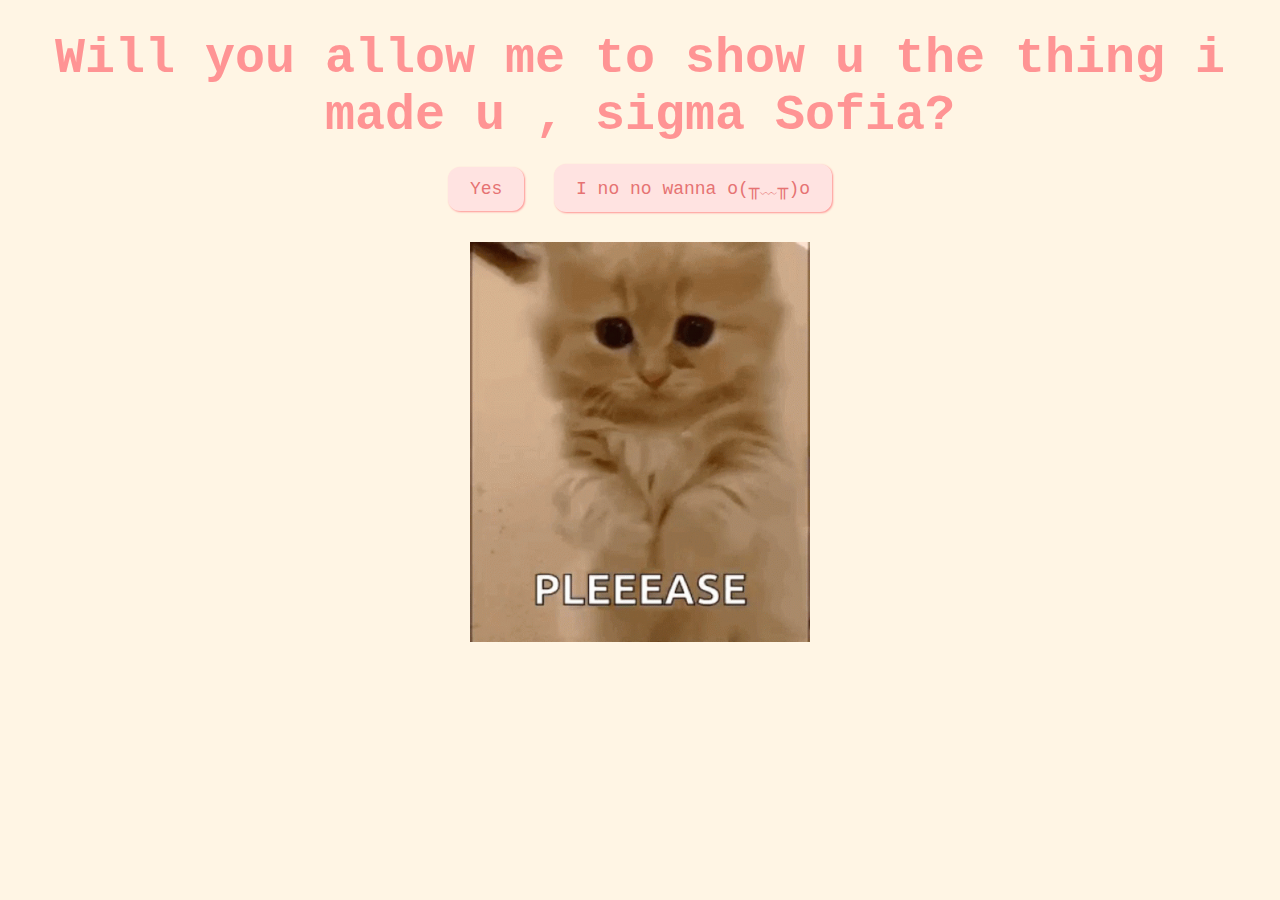
<file: index.html>
<!DOCTYPE html>
<html lang="en">
  <head>
    <meta charset="UTF-8" />
    <meta name="viewport" content="width=device-width, initial-scale=1.0" />
    <title>Be My Valentine</title>
    <link rel="stylesheet" href="valentine.css" />
  </head>
  <body>
    <div id="valentineQuestion"><b>Will you allow me to show u the thing i made u , sigma Sofia?</b></div>
    <button class="answerButton" onclick="location.href='thankyou.html'">
      Yes
    </button>
    <button class="answerButton" id="noButton">I no no wanna o(╥﹏╥)o</button>
    <br />
    <img src="cat.gif" alt="cat asking question" class="responsive" />

    <script>
      document
        .getElementById("noButton")
        .addEventListener("click", function () {
          var yesButton = document.querySelector(
            'button[onclick*="thankyou.html"]'
          );
          var currentFontSize = parseInt(
            window.getComputedStyle(yesButton).fontSize
          );
          yesButton.style.fontSize = currentFontSize + 10 + "px"; // Increase font size by 5px
        });
    </script>
  </body>
</html>
</file>
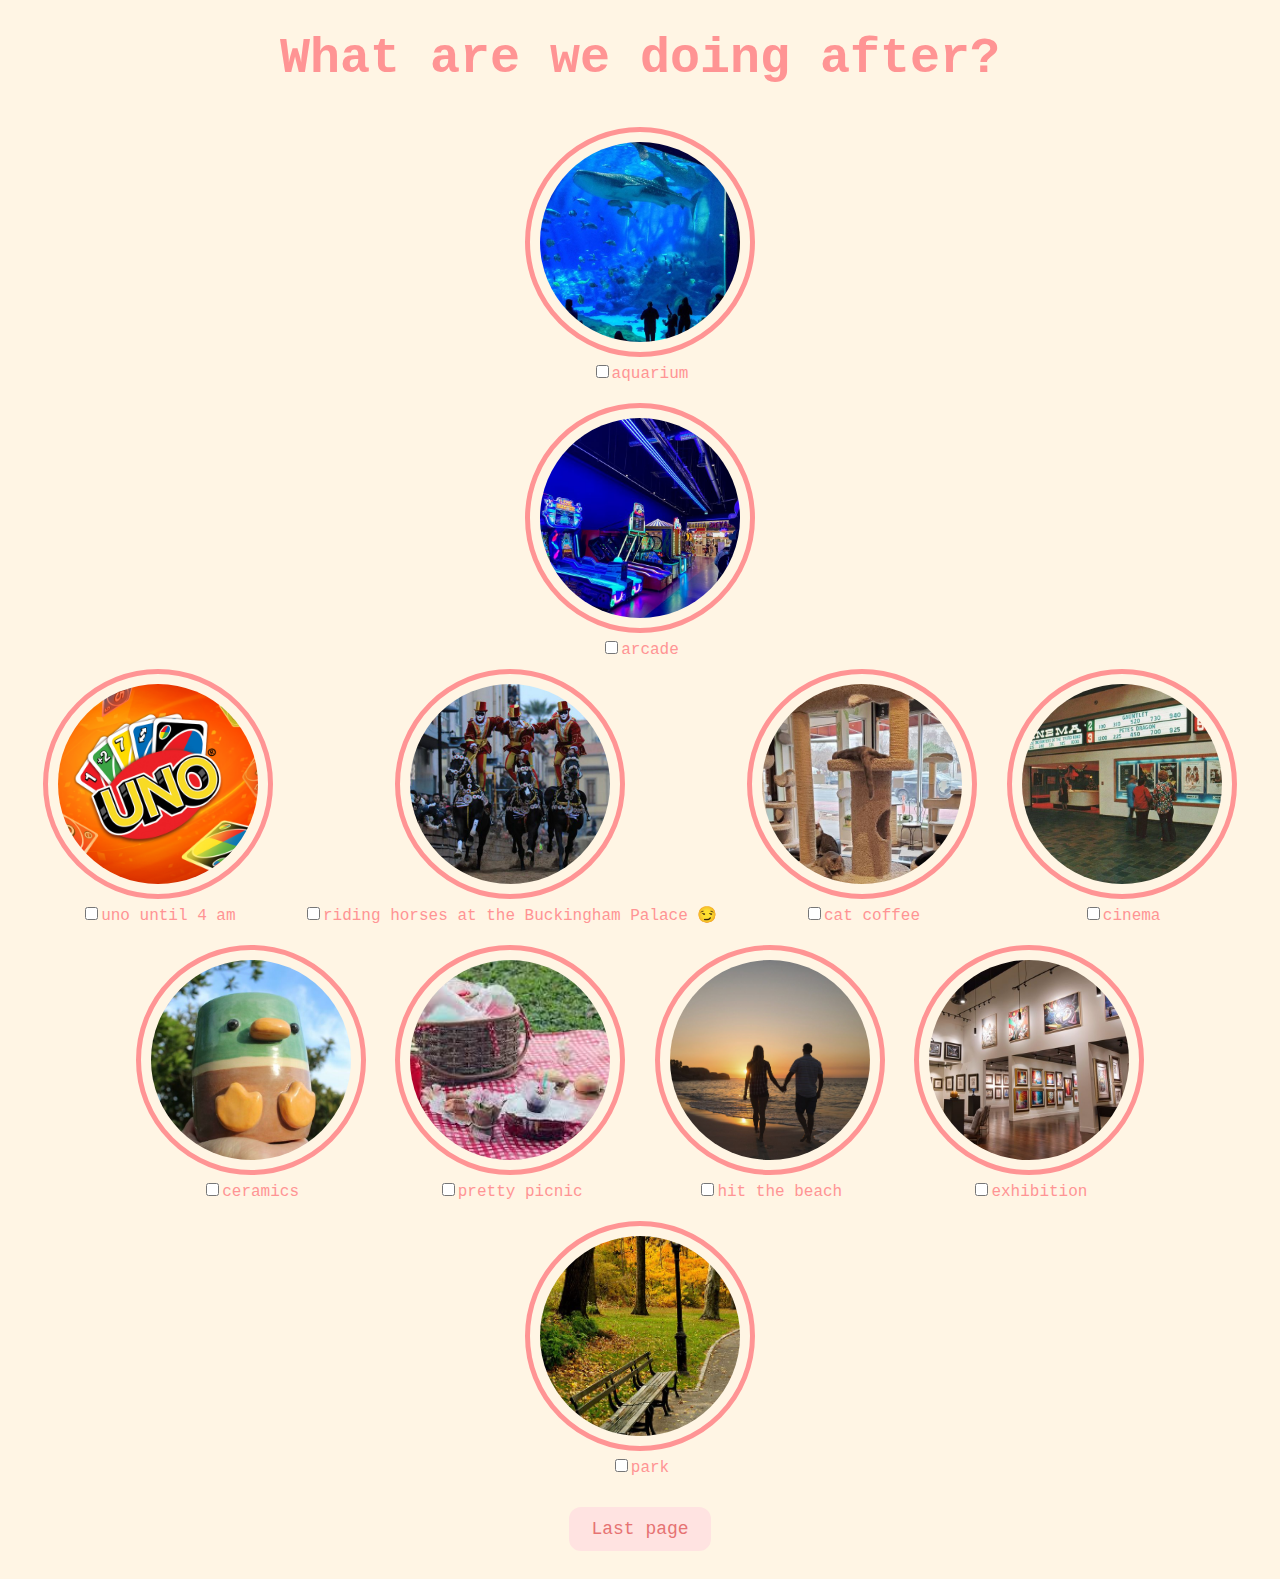
<file: activities.html>
<!DOCTYPE html>
<html lang="en">
  <head>
    <meta charset="UTF-8" />
    <meta name="viewport" content="width=device-width, initial-scale=1.0" />
    <title>Activities</title>
    <link rel="stylesheet" href="activities.css" />
  </head>
  <body>
    <div id="activityquestion"><b>What are we doing after?</b></div>
    <div class="activities-selection">
      <div class="activity-item">
        <img src="aquarium.jpeg" alt="aquarium" />
        <label
          ><input
            type="checkbox"
            name="activities"
            value="aquarium"
          />aquarium</label
        >
      </div>
      <div class="activity-item">
        <img src="arcade.jpeg" alt="arcade" />
        <label
          ><input
            type="checkbox"
            name="activities"
            value="arcade"
          />arcade</label
        >
        <div class="activity-item">
          <img src="uno.jpg" alt="uno" />
          <label
            ><input
              type="checkbox"
              name="activities"
              value="uno"
            />uno until 4 am</label
          >
      </div>
      <div class="activity-item">
        <img src="sartiglia.png" alt="sasartiglia" />
        <label
          ><input
            type="checkbox"
            name="activities"
            value="sasartiglia"
          />riding horses at the Buckingham Palace 😏</label
        >
      </div>
      <div class="activity-item">
        <img src="catcoffee.jpeg" alt="catcoffee" />
        <label
          ><input
            type="checkbox"
            name="activities"
            value="catcoffee"
          />cat coffee</label
        >
      </div>
      <div class="activity-item">
        <img src="cinema.jpeg" alt="cinema" />
        <label
          ><input
            type="checkbox"
            name="activities"
            value="cinema"
          />cinema</label
        >
      </div>
      <div class="activity-item">
        <img src="keramika.jpeg" alt="ceramics" />
        <label
          ><input
            type="checkbox"
            name="activities"
            value="ceramics"
          />ceramics</label
        >
      </div>
      <div class="activity-item">
        <img src="picnic.jpeg" alt="picnic" />
        <label
          ><input
            type="checkbox"
            name="activities"
            value="picnic"
          />pretty picnic</label
        >
      </div>
      <div class="activity-item">
        <img src="beach.jpg" alt="hit the beach" />
        <label
          ><input
            type="checkbox"
            name="activities"
            value="hit the beach"
          />hit the beach</label
        >
      </div>
      <div class="activity-item">
        <img src="kunsthalle.jpeg" alt="kunsthalle" />
        <label
          ><input
            type="checkbox"
            name="activities"
            value="kunsthalle"
          />exhibition</label
        >
      </div>
      <div class="activity-item">
        <img src="park.jpeg" alt="park.jpeg" />
        <label
          ><input
            type="checkbox"
            name="activities"
            value="park.jpeg"
          />park</label
        >
      </div>
    </div>
    <button class="button" onclick="location.href='lastpage.html'">
      Last page
    </button>
  </body>
</html>
</file>
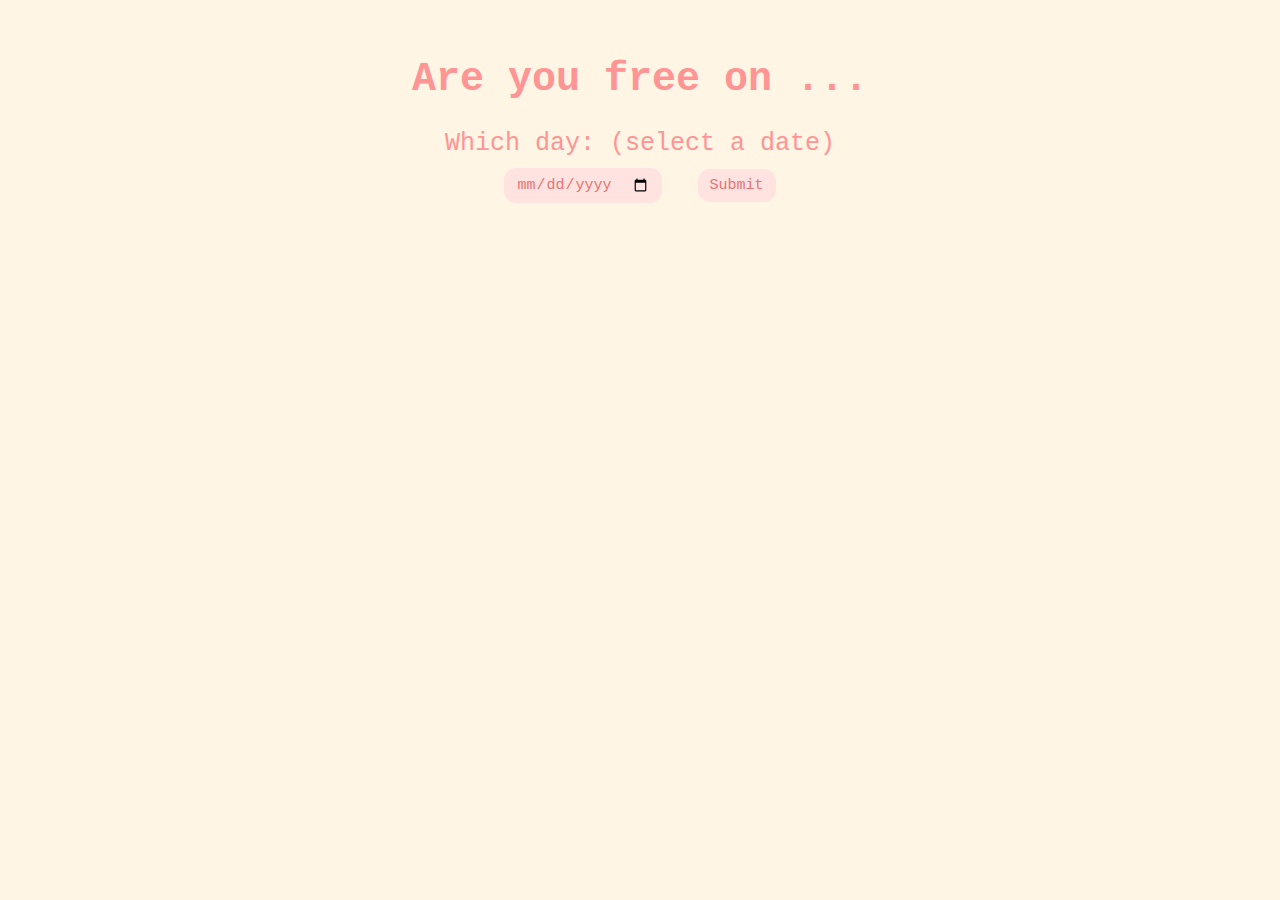
<file: date.html>
<!DOCTYPE html>
<html lang="en">
  <head>
    <meta charset="UTF-8" />
    <meta name="viewport" content="width=device-width, initial-scale=1.0" />
    <title>Date</title>
    <link rel="stylesheet" href="date.css" />
  </head>
  <body>
    <h1 title="choose a date">Are you free on ...</h1>
    <form class="form-group">
      <label>Which day: (select a date)</label>
      <div>
        <input type="date" />
        <button class="button" type="submit" formaction="food.html">
          Submit
        </button>
      </div>
    </form>
  </body>
</html>
</file>
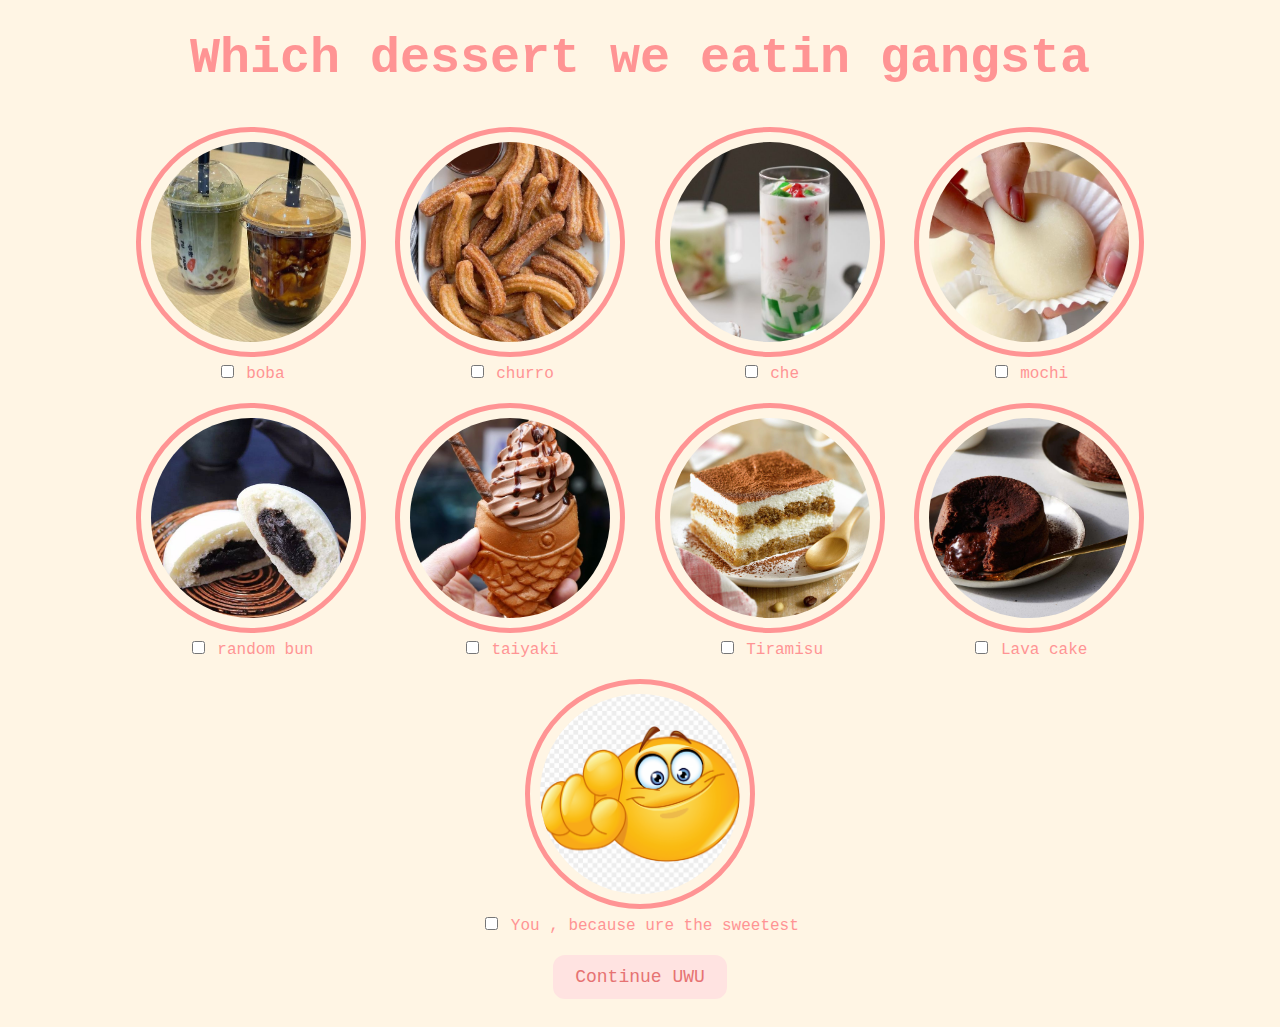
<file: dessert.html>
<!DOCTYPE html>
<html lang="en">
  <head>
    <meta charset="UTF-8" />
    <meta name="viewport" content="width=device-width, initial-scale=1.0" />
    <title>Dessert</title>
    <link rel="stylesheet" href="dessert.css" />
  </head>
  <body>
    <div id="dessertquestion">Which dessert we eatin gangsta</div>

    <div class="dessert-selection">
      <div class="dessert-item">
        <img src="boba.jpeg" alt="boba" />
        <label
          ><input type="checkbox" name="dessert" value="boba" /> boba</label
        >
      </div>
      <div class="dessert-item">
        <img src="churro.jpeg" alt="churro" />
        <label
          ><input type="checkbox" name="dessert" value="churro" /> churro</label
        >
      </div>
      <div class="dessert-item">
        <img src="che.jpeg" alt="che" />
        <label><input type="checkbox" name="dessert" value="che" /> che</label>
      </div>
      <div class="dessert-item">
        <img src="mochi.jpeg" alt="mochi" />
        <label
          ><input type="checkbox" name="dessert" value="mochi" /> mochi</label
        >
      </div>
      <div class="dessert-item">
        <img src="randombun.jpeg" alt="randombun" />
        <label
          ><input type="checkbox" name="dessert" value="randombun" /> random
          bun</label
        >
      </div>
      <div class="dessert-item">
        <img src="taiyaki.jpeg" alt="taiyaki" />
        <label
          ><input type="checkbox" name="dessert" value="taiyaki" />
          taiyaki</label
        >
      </div>
      <div class="dessert-item">
        <img src="Tiramisu-min-3.jpg" alt="Tiramisu" />
        <label
          ><input type="checkbox" name="dessert" value="Tiramisu" /> Tiramisu</label
        >
      </div>
      <div class="dessert-item">
        <img src="lava_cake.jpg" alt="Lava cake" />
        <label
          ><input type="checkbox" name="dessert" value="Lava cake" /> Lava cake</label
        >
      </div>
      <div class="dessert-item">
        <img src="you.png" alt="You" />
        <label
          ><input type="checkbox" name="dessert" value="You" /> You , because ure the sweetest</label
        >
      </div>
    </div>
    <button class="button" onclick="location.href='activities.html'">
      Continue UWU
    </button>
  </body>
</html>
</file>
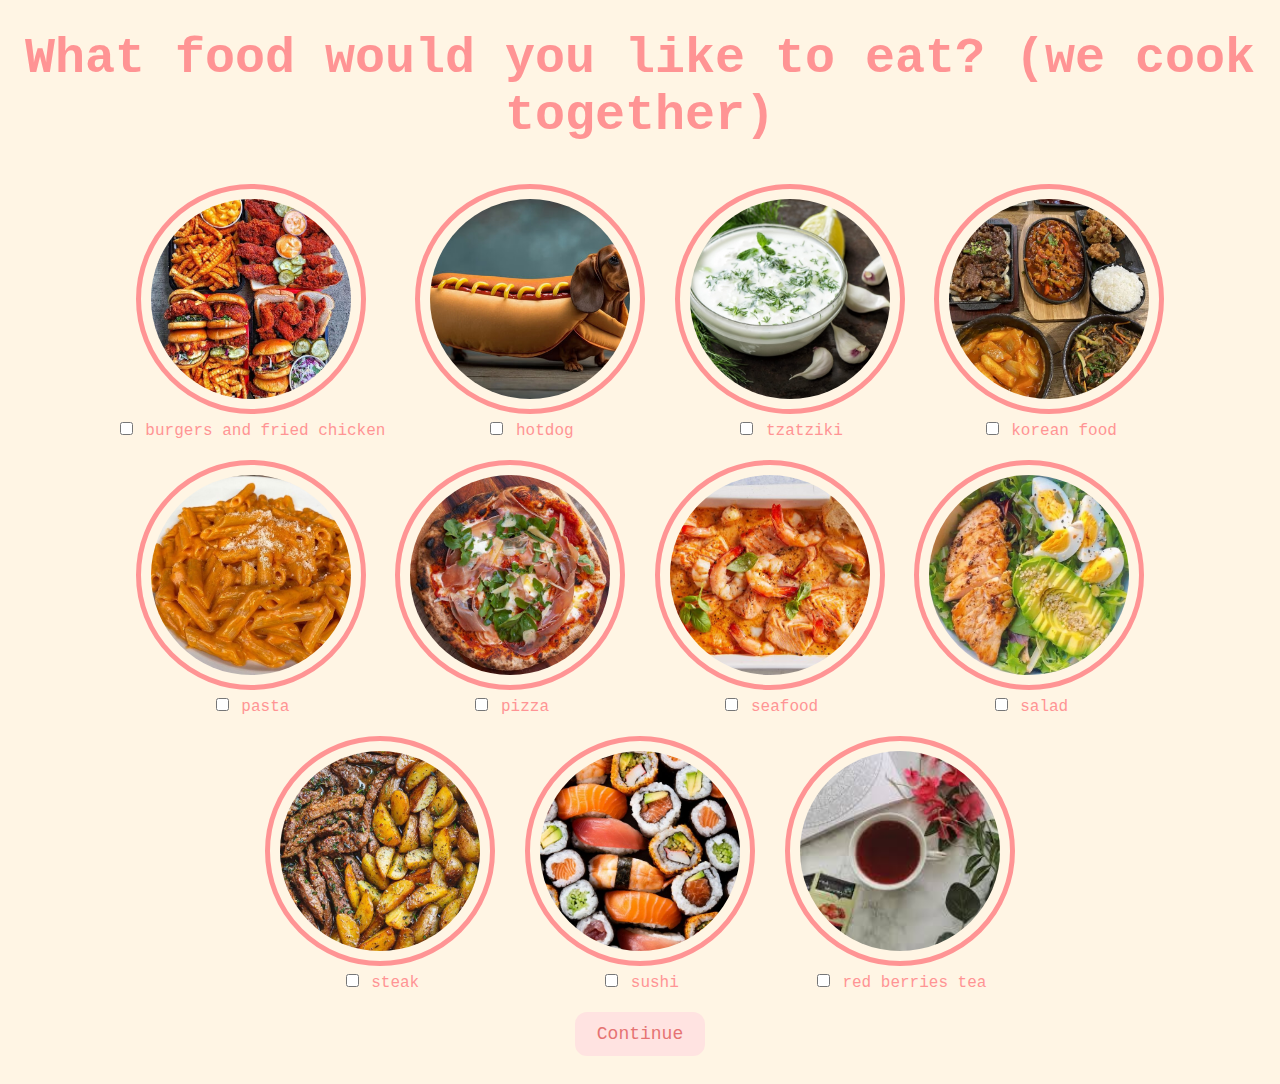
<file: food.html>
<!DOCTYPE html>
<html lang="en">
  <head>
    <meta charset="UTF-8" />
    <meta name="viewport" content="width=device-width, initial-scale=1.0" />
    <title>Food Selection</title>
    <link rel="stylesheet" href="food.css" />
  </head>
  <body>
    <div id="foodquestion">
      <b>What food would you like to eat?
        (we cook together)
      </b>
    </div>

    <div class="food-selection">
      <div class="food-item">
        <img src="burgers.jpeg" alt="Burgers, fries and fried chicken" />
        <label
          ><input
            type="checkbox"
            name="food"
            value="Burgers, fries and fried chicken"
          />
          burgers and fried chicken</label
        >
      </div>
      <div class="food-item">
        <img src="dog.jpeg" alt="dog" />
        <label
          ><input type="checkbox" name="food" value="hotdog" /> hotdog</label
        >
      </div>
      <div class="food-item">
        <img src="tzatziki.jpeg" alt="tzatziki" />
        <label
          ><input type="checkbox" name="food" value="tzatziki" /> tzatziki</label
        >
      </div>
      <div class="food-item">
        <img src="koreanfood.jpeg" alt="koreanfood" />
        <label
          ><input type="checkbox" name="food" value="Korean food" /> korean
          food</label
        >
      </div>
      <div class="food-item">
        <img src="pasta.jpeg" alt="pasta" />
        <label><input type="checkbox" name="food" value="pasta" /> pasta</label>
      </div>
      <div class="food-item">
        <img src="pizza.jpeg" alt="pizza" />
        <label><input type="checkbox" name="food" value="pizza" /> pizza</label>
      </div>
      <div class="food-item">
        <img src="seafood.jpg" alt="seafood" />
        <label><input type="checkbox" name="food" value="seafood" /> seafood</label>
      </div>
      <div class="food-item">
        <img src="salad.jpeg" alt="salad" />
        <label><input type="checkbox" name="food" value="salad" /> salad</label>
      </div>
      <div class="food-item">
        <img src="steak.jpeg" alt="steak" />
        <label><input type="checkbox" name="food" value="steak" /> steak</label>
      </div>
      <div class="food-item">
        <img src="sushi.jpeg" alt="sushi" />
        <label><input type="checkbox" name="food" value="sushi" /> sushi</label>
      </div>
      <div class="food-item">
        <img src="red.jpeg" alt="red berries tea" />
        <label><input type="checkbox" name="food" value="red berries tea" /> red berries tea</label>
      </div>
    </div>
    <button class="button" onclick="location.href='dessert.html'">
      Continue
    </button>
  </body>
</html>
</file>
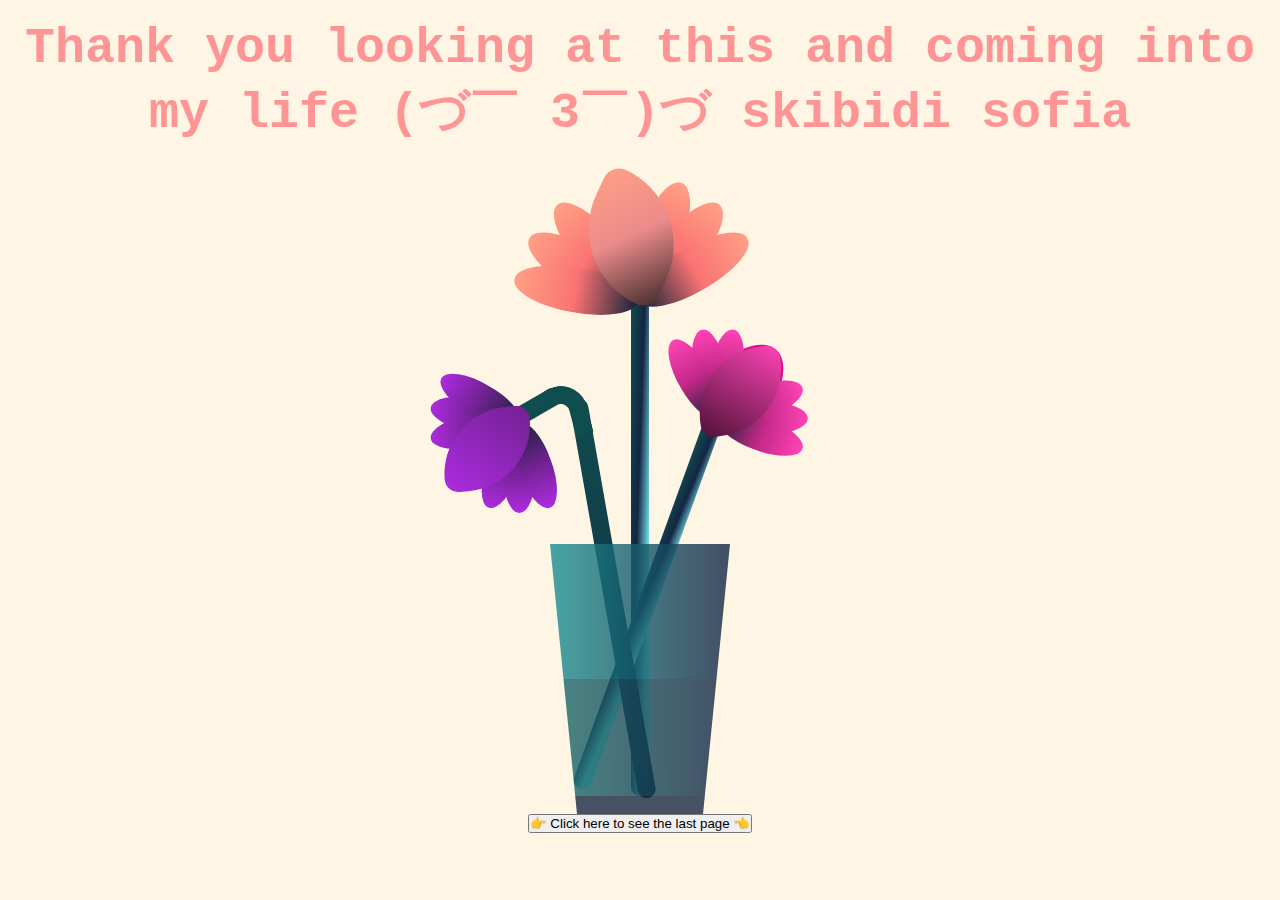
<file: lastpage.html>
<!DOCTYPE html>
<html lang="en">
  <head>
    <meta charset="UTF-8" />
    <meta name="viewport" content="width=device-width, initial-scale=1.0" />
    <title>Document</title>
    <link rel="stylesheet" href="flower.css" />
  </head>
  <body>
    <div id="thankyou"><b>Thank you looking at this and coming into my life (づ￣ 3￣)づ skibidi sofia</b></div>
    <div class="flower">
      <div class="f-wrapper">
        <div class="flower__line"></div>
        <div class="f">
          <div class="flower__leaf flower__leaf--1"></div>
          <div class="flower__leaf flower__leaf--2"></div>
          <div class="flower__leaf flower__leaf--3"></div>
          <div class="flower__leaf flower__leaf--4"></div>
          <div class="flower__leaf flower__leaf--5"></div>
          <div class="flower__leaf flower__leaf--6"></div>
          <div class="flower__leaf flower__leaf--7"></div>
          <div
            class="flower__leaf flower__leaf--8 flower__fall-down--yellow"
          ></div>
        </div>
      </div>

      <div class="f-wrapper f-wrapper--2">
        <div class="flower__line"></div>
        <div class="f">
          <div class="flower__leaf flower__leaf--1"></div>
          <div class="flower__leaf flower__leaf--2"></div>
          <div class="flower__leaf flower__leaf--3"></div>
          <div class="flower__leaf flower__leaf--4"></div>
          <div class="flower__leaf flower__leaf--5"></div>
          <div class="flower__leaf flower__leaf--6"></div>
          <div class="flower__leaf flower__leaf--7"></div>
          <div
            class="flower__leaf flower__leaf--8 flower__fall-down--pink"
          ></div>
        </div>
      </div>
      <div class="f-wrapper f-wrapper--3">
        <div class="flower__line"></div>
        <div class="f">
          <div class="flower__leaf flower__leaf--1"></div>
          <div class="flower__leaf flower__leaf--2"></div>
          <div class="flower__leaf flower__leaf--3"></div>
          <div class="flower__leaf flower__leaf--4"></div>
          <div class="flower__leaf flower__leaf--5"></div>
          <div class="flower__leaf flower__leaf--6"></div>
          <div class="flower__leaf flower__leaf--7"></div>
          <div
            class="flower__leaf flower__leaf--8 flower__fall-down--purple"
          ></div>
        </div>
      </div>
      <div class="flower__glass"></div>
      
    </div>
    <button class="button" onclick="location.href='memories.html'">
      👉 Click here to see the last page 👈
    </button>
  </body>
</html>
</file>
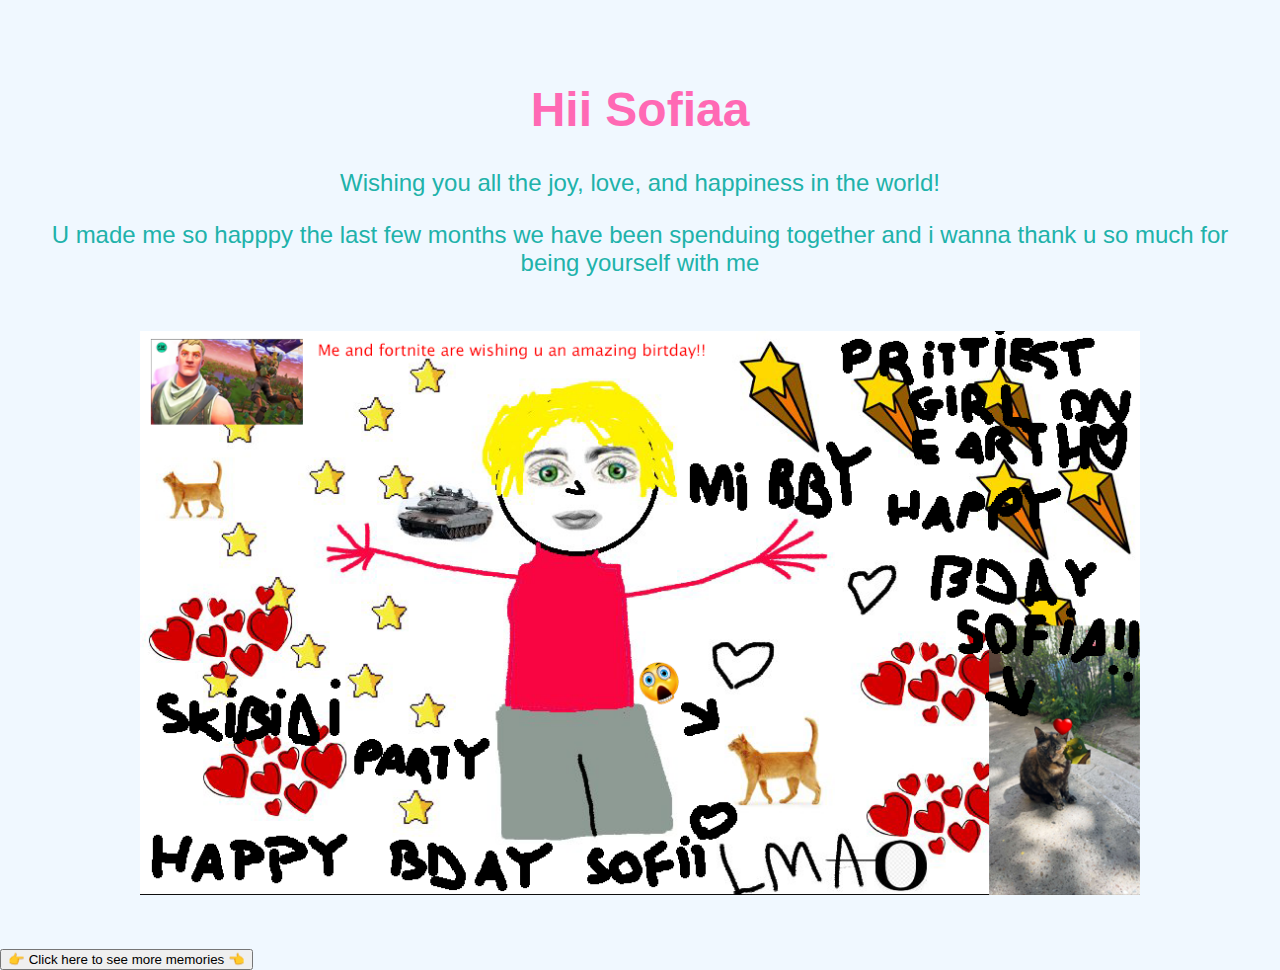
<file: memories.html>
<!DOCTYPE html>
<html lang="en">
<head>
    <meta charset="UTF-8">
    <meta name="viewport" content="width=device-width, initial-scale=1.0">
    <title>Birthday Surprise</title>
    <style>
        body {
            font-family: 'Arial', sans-serif;
            margin: 0;
            padding: 0;
            background-color: #f0f8ff;
        }
        .container {
            text-align: center;
            padding: 50px;
        }
        h1 {
            color: #ff69b4;
            font-size: 3em;
            animation: colorChange 5s infinite;
        }
        @keyframes colorChange {
            0% { color: #ff69b4; }
            25% { color: #ff1493; }
            50% { color: #db7093; }
            75% { color: #c71585; }
            100% { color: #ff69b4; }
        }
        p {
            color: #20b2aa;
            font-size: 1.5em;
            animation: fadeIn 3s infinite alternate;
        }
        @keyframes fadeIn {
            0% { opacity: 0; }
            100% { opacity: 1; }
        }
        .gift {
            margin-top: 30px;
            animation: bounce 2s infinite;
        }
        @keyframes bounce {
            0%, 20%, 50%, 80%, 100% {
                transform: translateY(0);
            }
            40% {
                transform: translateY(-30px);
            }
            60% {
                transform: translateY(-15px);
            }
        }
        .balloons {
            position: fixed;
            bottom: 0;
            left: 0;
            width: 100%;
            height: 50%;
            background: url('https://www.pngarts.com/files/3/Balloons-PNG-Image.png') no-repeat bottom;
            background-size: contain;
            animation: floatUp 10s linear infinite;
        }
        @keyframes floatUp {
            0% { bottom: -50%; }
            100% { bottom: 100%; }
        }
    </style>
</head>
<body>
    <div class="container">
        <h1>Hii Sofiaa</h1>
        <p>Wishing you all the joy, love, and happiness in the world!</p>
        <p>U made me so happpy the last few months we have been spenduing together and i wanna thank u so much for being yourself with me</p>
        <img src="mee.png" alt="Gift" class="gift" width="1000">
    </div>
    <div class="balloons"></div>
</body>
<button class="button" onclick="location.href='memo.html'">
    👉 Click here to see more memories 👈
  </button>
</body>
</html>
</file>
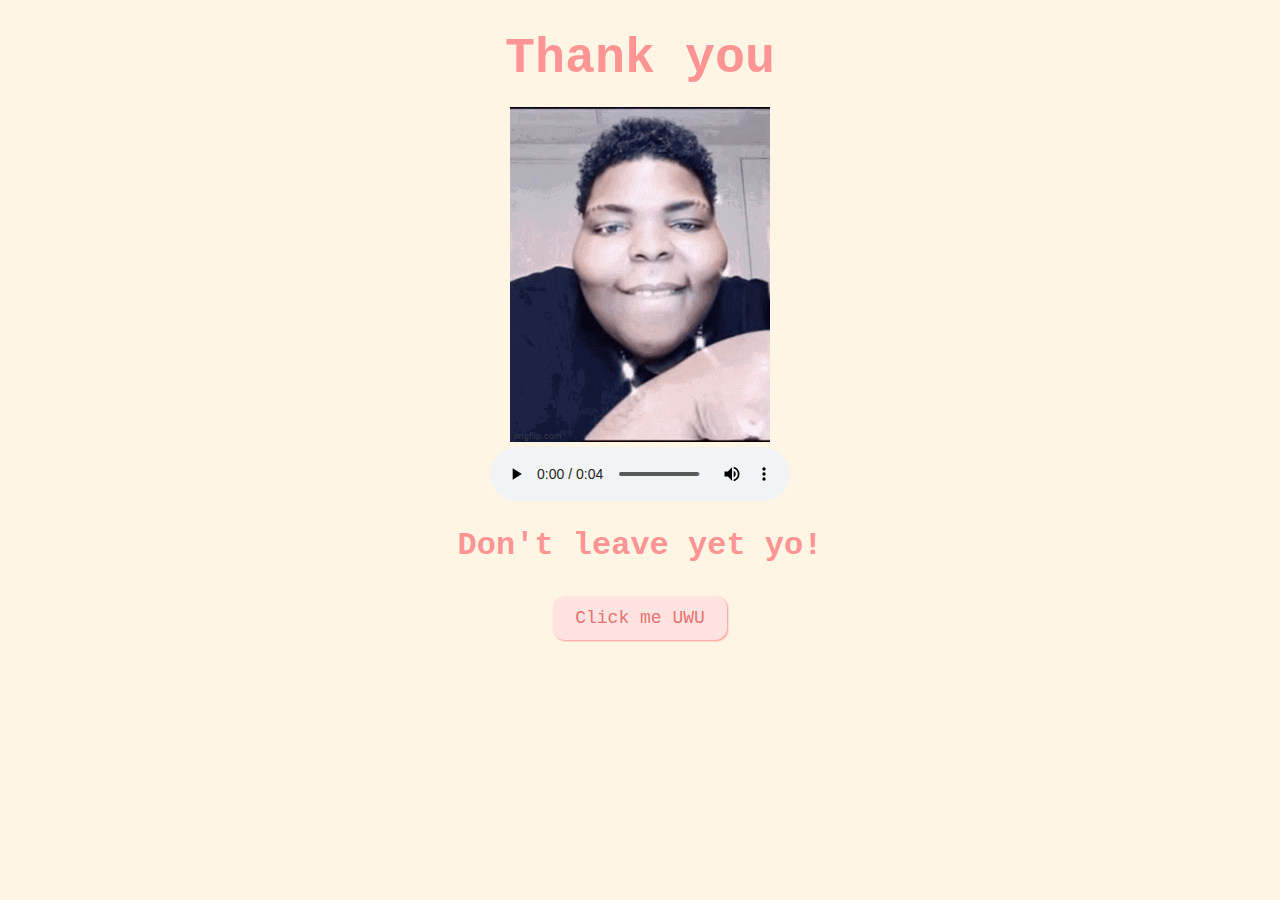
<file: thankyou.html>
<!DOCTYPE html>
<html lang="en">
  <head>
    <meta charset="UTF-8" />
    <meta name="viewport" content="width=device-width, initial-scale=1.0" />
    <title>Thank you</title>
    <link rel="stylesheet" href="lastpage.css" />
  </head>
  <body>
    <div id="thankyou"><b>Thank you</b></div>

    <img id="rizz" src="rizz.gif" alt="rizzler god" class="responsive" />
    <br />
    <audio controls autoplay loop>
      <source src="congratulations.mp3" type="audio/mpeg" />
      Your browser does not support the audio element.
    </audio>
    <h1>Don't leave yet yo!</h1>
    <button class="button" onclick="location.href='date.html'">
      Click me UWU
    </button>
  </body>
    </button>
  </body>
</html>
</file>
<file: valentine.css>
body {
  text-align: center;
  margin-top: 30px;
  font-family: "Courier";
  background-color: #fff5e4;
  color: #ff9494;
}

img {
  height: 400px;
  width: auto;
  padding: 10px;
}

#valentineQuestion {
  font-size: 50px;
  margin-bottom: 10px;
}
.answerButton {
  padding: 10px 20px;
  font-size: 18px;
  cursor: pointer;
  margin: 10px;
  font-family: "courier";
  margin-bottom: 20px;
  background-color: #ffe3e1;
  color: #e67373;
  border-radius: 12px;
  border: 2px solid #ffe3e1;
  box-shadow: 1px 1px 2px #ff9494;
  transition: 0.3s;
}

.answerButton:hover {
  background-color: #ff9494;
  color: #ffe3e1;
  border: 2px solid #ff9494;
  box-shadow: 1px 1px 2px #ffe3e1;
}
</file>
<file: activities.css>
body {
  text-align: center;
  margin-top: 30px;
  font-family: "Courier";
  background-color: #fff5e4;
  color: #ff9494;
}
#activityquestion {
  font-size: 50px;
  margin-bottom: 30px;
}
.activity-item {
  display: inline-block;
  margin: 10px;
  vertical-align: top;
  color: #ff9494;
}
.activity-item img {
  height: 200px;
  width: 200px;
  border-radius: 50%;
  border: 5px solid #ff9494;
  object-fit: cover;
  padding: 10px;
}
.activity-item label {
  display: block;
}
.button {
  padding: 10px 20px;
  font-size: 18px;
  cursor: pointer;
  margin: 10px;
  font-family: "courier";
  margin-bottom: 20px;
  background-color: #ffe3e1;
  color: #e67373;
  border-radius: 12px;
  border: 2px solid #ffe3e1;
}
</file>
<file: date.css>
body {
  text-align: center;
  margin-top: 30px;
  font-family: "Courier";
  background-color: #fff5e4;
  color: #ff9494;
  display: flex;
  flex-direction: column;
}
h1 {
  font-size: 40px;
}

form .header {
  width: 100%;
  display: flex;
  font-size: 20px;
  margin-bottom: 20px;
  color: #ff9494;
}

.form-group {
  display: flex;
  flex-direction: column;
  justify-content: center;
  font-size: 25px;
}

.button {
  padding: 6px 10px;
  font-size: 15px;
  cursor: pointer;
  margin: 10px;
  font-family: "courier";
  margin-bottom: 10px;
  background-color: #ffe3e1;
  color: #e67373;
  border-radius: 12px;
  border: 2px solid #ffe3e1;
  transition: 0.3s;
}

.button:hover {
  background-color: #ff9494;
  color: #ffe3e1;
  border: 2px solid #ff9494;
}

input[type="date"] {
  padding: 6px 10px;
  font-size: 15px;
  cursor: pointer;
  margin: 10px;
  font-family: "courier";
  margin-bottom: 10px;
  background-color: #ffe3e1;
  color: #e67373;
  border-radius: 12px;
  border: 2px solid #ffe3e1;
}
</file>
<file: dessert.css>
body {
  text-align: center;
  margin-top: 30px;
  font-family: courier;
  background-color: #fff5e4;
  color: #ff9494;
}
#dessertquestion {
  font-size: 50px;
  margin-bottom: 30px;
  font-weight: bold;
}
.dessert-item {
  display: inline-table;
  margin: 10px;
  vertical-align: top;
  color: #ff9494;
}
.dessert-item img {
  height: 200px;
  width: 200px;
  border-radius: 50%;
  border: 5px solid #ff9494;
  object-fit: cover;
  padding: 10px;
}
.dessert-item label {
  display: block;
}
.button {
  padding: 10px 20px;
  font-size: 18px;
  cursor: pointer;
  margin: 10px;
  font-family: "courier";
  margin-bottom: 20px;
  background-color: #ffe3e1;
  color: #e67373;
  border-radius: 12px;
  border: 2px solid #ffe3e1;
}
</file>
<file: food.css>
body {
  text-align: center;
  margin-top: 30px;
  font-family: "Courier";
  background-color: #fff5e4;
  color: #ff9494;
}
#foodquestion {
  font-size: 50px;
  margin-bottom: 30px;
}
.food-item {
  display: inline-block;
  margin: 10px;
  vertical-align: top;
  color: #ff9494;
}
.food-item img {
  height: 200px;
  width: 200px;
  border-radius: 50%;
  border: 5px solid #ff9494;
  object-fit: cover;
  padding: 10px;
}
.food-item label {
  display: block;
}
.button {
  padding: 10px 20px;
  font-size: 18px;
  cursor: pointer;
  margin: 10px;
  font-family: "courier";
  margin-bottom: 20px;
  background-color: #ffe3e1;
  color: #e67373;
  border-radius: 12px;
  border: 2px solid #ffe3e1;
}
</file>
<file: flower.css>
*,
*::after,
*::before{
    padding: 0;
    margin: 0;
    box-sizing: border-box;
}

:root{
    --color-bg: linear-gradient(to top,#010329,#000005);
    --color-glass:linear-gradient(to left,#142544,#1a9092);
    --color-water:linear-gradient(to left,#142544,#1b6d6e);
}

body{
    background-color: #FFF5E4;
    min-height: 100vh;
    display: flex;
    flex-direction: column; /* Change the direction to column */
    align-items: center;
    justify-content: flex-start; /* Align items to the start of the container */
    overflow: hidden;
	color: #FF9494;
	font-family: courier;
}

#thankyou {
    width: 100%; /* Ensure it spans the full width */
    text-align: center; /* Keep the text centered */
    margin-top: 20px; /* Add some space at the top */
    z-index: 1000; /* Ensure it's above other elements if needed */
    position: relative; /* Adjust based on layout needs */
	margin-bottom: 400px;
	font-size: 50px;
}

.flower{
    position: relative;
}

.flower__glass{
    width:20vmin;
    height: 30vmin;
    background-image: var(--color-glass);
    clip-path: polygon(0 0, 100% 0, 85% 100%, 15% 100%);
    opacity: .8;
    position: relative;
}

.flower__glass::after{
    content: '';
    position: absolute;
    bottom: 0;
    left: 0;
    background-color: #182843;
    width: 100%;
    height: 2vmin;
}

.flower__glass::before{
    content: '';
    position: absolute;
    bottom: 0;
    left: 0;
    background-image: var(--color-water);
    width: 100%;
    height: 15vmin;
}

.f-wrapper{
    position: absolute;
    left: 45%;
    bottom: 2vmin;
}

.f-wrapper--2{
    left: 50%;
    bottom: 5%;
    transform-origin: 10% left;
    transform: rotate(20deg);
}

.f-wrapper--3{
    left: 30%;
    bottom: 5%;
    transform-origin: 10% left;
    transform: rotate(-10deg);
}

.f-wrapper--3 .flower__line{
    height: 45vmin;
    position: relative;
}

.f-wrapper--3 .flower__line::after{
    content: '';
    position: absolute;
    left:0;
    top: 0;
    width: 6vmin;
    height: 6vmin;
    transform: translate(-69%,-30%) rotate(-5deg);
    border-radius:10vmin 10vmin 0 0;
    border: 2vmin solid  #104d4e;
    border-bottom: transparent;
    border-left: transparent;
}

.f-wrapper--3 .flower__line::before{
    content: '';
    position: absolute;
    left:-40%;
    top: -1%;
    width: 6vmin;
    height: 2vmin;
    transform-origin: right;
    transform: translate(-100%,-80%) rotate(-20deg);
    background-color: #104d4e;
    border-radius: 2vmin;
}

.f-wrapper--3 .flower__line{
    background-image: linear-gradient(to top,#142544,#104d4e);
}


.f-wrapper--2 .flower__line{
    height: 45vmin;
}

.f-wrapper--2 .f{
    transform: translateX(-50%) rotate(20deg);
}

.f-wrapper--3 .f{
    transform: translate(-350%,-50%) rotate(-120deg);
}

.f-wrapper--2 .flower__leaf:not(:first-child){
    width: 3.8vmin;
    height: 10vmin;
    background-image: linear-gradient(to bottom, #ff43b6 ,#c22887, #1a233a 99%);
}

.f-wrapper--3 .flower__leaf:not(:first-child){
    width: 3.8vmin;
    height: 10vmin;
    background-image: linear-gradient(to bottom, #ad2be0 ,#712291, #1a233a 99%);
}

.f-wrapper--3 .flower__leaf--1{
    width: 8vmin;
    height: 10vmin;
    bottom: 2vmin;
    background-color: #ad2be0;
}

.f-wrapper--2 .flower__leaf--1{
    width: 8vmin;
    height: 10vmin;
    bottom: 2vmin;
    background-color: #de118b;
}

.f-wrapper--2 .f .flower__leaf--8{
    width: 10vmin;
    height: 9vmin;
    bottom: 3vmin;
    left: -30%;
    transform: rotate(-50deg);
    background-image: linear-gradient(to left bottom, #ff43b6 ,#4d1337);;
}

.f-wrapper--3 .f .flower__leaf--8{
    width: 10vmin;
    height: 9vmin;
    left: -10% !important;
    background-image: linear-gradient(to left bottom, #ad2be0 ,#712291);;
}

.flower__line{
    width: 2vmin;
    height: 56vmin;
    background-image: linear-gradient(to left top,#82fdff 20%,#142544,#104d4e);
    border-radius: 4vmin;
}

.f{
    position: absolute;
    top: 1vmin;
    left: 50%;
    transform: translateX(-50%) rotate(-10deg);
    width: 2vmin;
    height: 2vmin;
}


.flower__leaf{
    position: absolute;
    left: 50%;
    bottom: 2vmin;
    transform: translateX(-50%);
    width: 5vmin;
    height: 14vmin;
    background-image: linear-gradient(to bottom, #ffa085 ,#fa7373, #1a233a 99%);

    clip-path: ellipse(50% 50% at 50% 50%);
    transform-origin: center bottom;
    animation: open-flower 2s 1s backwards;
}

.flower__leaf--1{
    width: 10vmin;
    height: 12vmin;
    bottom: 3vmin;
    border-radius: 50% 50% 50% 50% / 80% 80% 20% 20%;
    background-color: #e24f5f;
    background-image: none;
    animation: open-flowe--middle  1.4s 1s backwards;
}

.flower__leaf--2{
    transform: translateX(-50%) rotate(-30deg);
}
.flower__leaf--3{
    transform: translateX(-50%) rotate(-50deg);
}
.flower__leaf--4{
    transform: translateX(-50%) rotate(-70deg);
}

.flower__leaf--5{
    transform: translateX(-50%) rotate(30deg);
}

.flower__leaf--6{
    transform: translateX(-50%) rotate(50deg);
}

.flower__leaf--7{
    transform: translateX(-50%) rotate(70deg);
}

.flower__leaf--8{
    width: 13vmin;
    height: 11vmin;
    bottom: 6vmin;
    left: -30%;
    border-radius: none;
    clip-path: none;
    border-radius: 10vmin 2vmin 10vmin 2vmin;
    transform: rotate(-55deg);
    background-image: linear-gradient(to left bottom, #ffa085 ,#eb8b8b,#492f2f 98%);
}

.flower__fall-down--yellow{
    animation: flower-fall-down-yellow  8s 1.2s linear forwards;
}

.flower__fall-down--pink{
    animation: flower-fall-down-pink  5s 1.2s linear forwards;
}

.flower__fall-down--purple{
    bottom: 4vmin;
    animation:flower-fall-down-purple  6s 1.2s linear forwards, flower-falling 6s 7.2s linear infinite;
}


@keyframes open-flower{
        0%{
            transform:  translateX(-50%) rotate(0);
        }
}

@keyframes open-flowe--middle {
    0%{
        opacity: 0;
        transform: translateX(-50%) scale(0);
    }
}

@keyframes flower-fall-down-pink {

    0%{
        transform: rotate(-55deg);
    }

    50%{
        transform: rotateX(-100deg);
    }

    100%{
        transform:translate(2vmin,28vmin);
    }

}

@keyframes flower-fall-down-yellow {

    0%{
        transform: rotate(-55deg);
    }

    50%{
        bottom: 3vmin;
        transform: rotateX(-100deg);
    }

    100%{
        transform:translate(2vmin,70vmin) rotate(150deg);
    }

}

@keyframes flower-fall-down-purple {

    0%{
        transform: rotate(-50deg);
    }

    25%{
        bottom: 1vmin ;
        transform: rotateX(-100deg);
        perspective: 0px;
    }

    50%{
        perspective: 0px;
        transform:translate(-30vmin,2vmin) rotate(90deg);
    }

    75%{
        perspective: 0px;
        transform:translate(-34vmin,-2vmin);
    }

    100%{
        transform-origin: center;
        transform:translate(-34vmin,-2vmin) rotateY(-80deg) rotateX(35deg);
    }

}

@keyframes flower-falling {
    0%,100%{
        transform-origin: center;
        transform:translate(-34vmin,-2vmin) rotateY(-80deg) rotateX(35deg);
    }

    25%{
        transform-origin: center;
        transform:translate(-34.4vmin,-2vmin) rotateY(-84deg) rotateX(35deg);
    }

    50%{
        transform-origin: center;
        transform:translate(-32vmin,-4.2vmin) rotateY(-80deg) rotateX(35deg);
    }

    75%{
        transform-origin: center;
        transform:translate(-36vmin,1.1vmin) rotateY(-80deg) rotateX(35deg);
    }
}
</file>
<file: lastpage.css>
body {
  text-align: center;
  margin-top: 30px;
  font-family: "Courier";
  background-color: #fff5e4;
  color: #ff9494;
}
#thankyou {
  font-size: 50px;
  margin-bottom: 20px;
}
.rizz {
  margin-bottom: 10 px;
}
.button {
  padding: 10px 20px;
  font-size: 18px;
  cursor: pointer;
  margin: 10px;
  font-family: "courier";
  margin-bottom: 20px;
  background-color: #ffe3e1;
  color: #e67373;
  border-radius: 12px;
  border: 2px solid #ffe3e1;
  box-shadow: 1px 1px 2px #ff9494;
  transition: 0.3s;
}


.button:hover {
  background-color: #ff9494;
  color: #ffe3e1;
  border: 2px solid #ff9494;
  box-shadow: 1px 1px 2px #ffe3e1;
}
</file>
